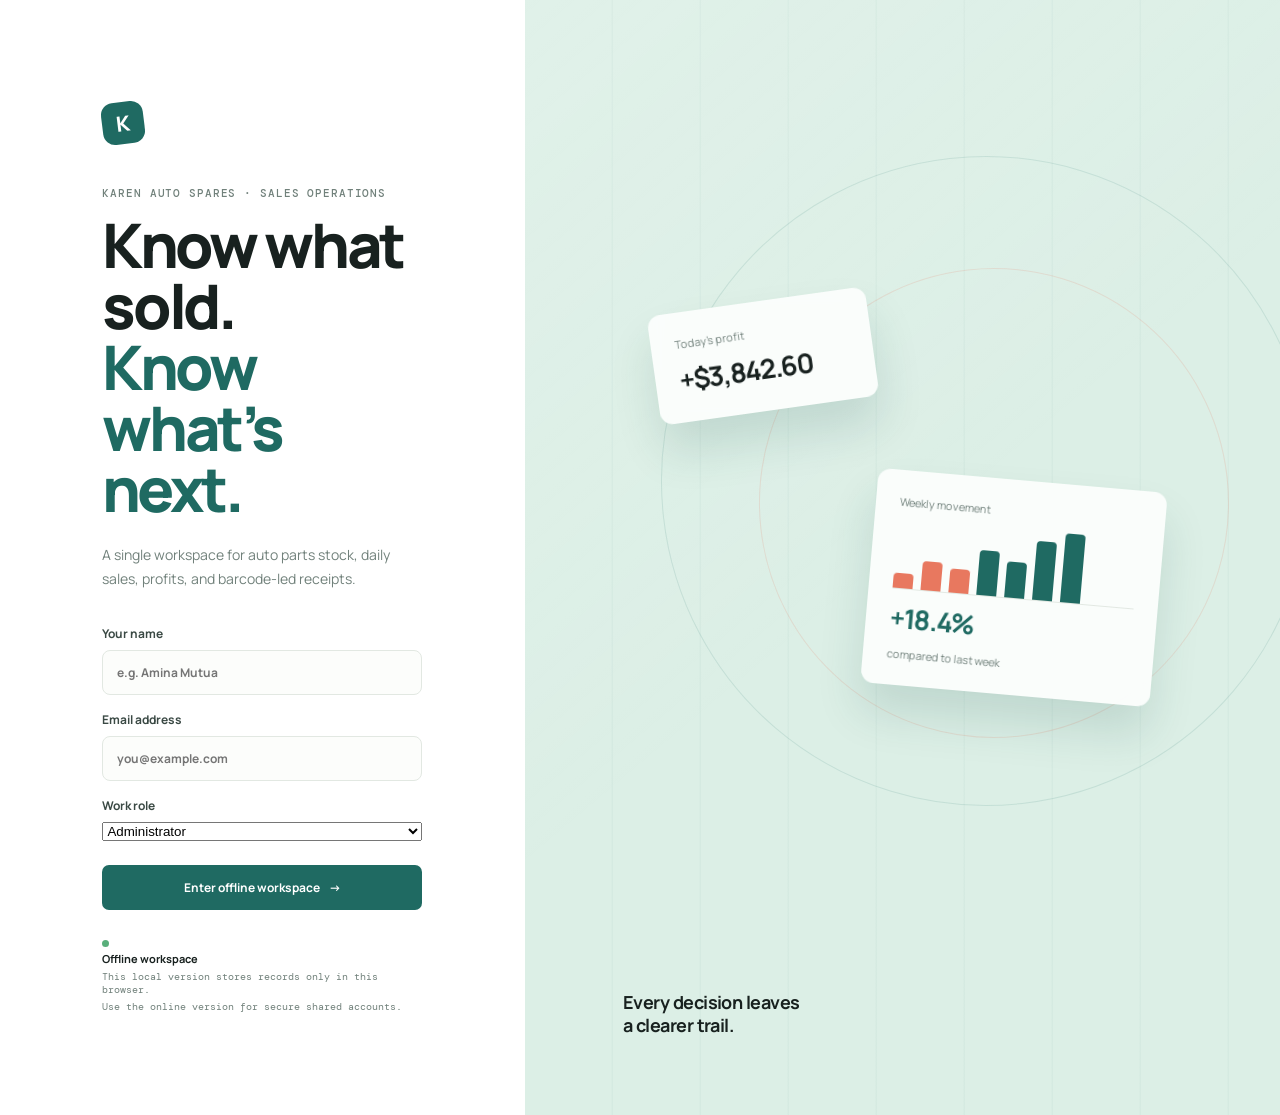
<file: index.html>
<!DOCTYPE html>
<html lang="en">
<head>
  <meta charset="UTF-8" />
  <meta name="viewport" content="width=device-width, initial-scale=1.0" />
  <title>Karen Auto Spares | Sales & Stock Control</title>
  <meta name="theme-color" content="#153f3b">
  <meta name="mobile-web-app-capable" content="yes">
  <meta name="apple-mobile-web-app-capable" content="yes">
  <meta name="apple-mobile-web-app-status-bar-style" content="black-translucent">
  <link rel="apple-touch-icon" href="karen-icon.svg">
  <link rel="preconnect" href="https://fonts.googleapis.com">
  <link rel="preconnect" href="https://fonts.gstatic.com" crossorigin>
  <link href="https://fonts.googleapis.com/css2?family=DM+Mono:wght@400;500&family=Manrope:wght@400;500;600;700;800&display=swap" rel="stylesheet">
  <link rel="stylesheet" href="styles.css" />
  <link rel="manifest" href="manifest.webmanifest" />
</head>
<body>
  <div id="login-screen" class="login-screen">
    <div class="login-panel">
      <div class="brand-mark">K</div>
      <p class="eyebrow">Karen Auto Spares · Sales operations</p>
      <h1>Know what sold.<br><em>Know what’s next.</em></h1>
      <p class="login-copy">A single workspace for auto parts stock, daily sales, profits, and barcode-led receipts.</p>
      <form id="login-form" class="login-form">
        <label>Your name<input id="login-name" type="text" placeholder="e.g. Amina Mutua" required /></label>
        <label>Email address<input id="login-email" type="email" placeholder="you@example.com" required /></label>
        <label>Work role<select id="login-role"><option value="admin">Administrator</option><option value="sales_agent">Sales agent</option></select></label>
        <button class="button button-primary button-wide" type="submit">Enter offline workspace <span>→</span></button>
      </form>
      <div class="demo-hint"><span class="status-dot"></span><strong>Offline workspace</strong><span>This local version stores records only in this browser.</span><span>Use the online version for secure shared accounts.</span></div>
    </div>
    <div class="login-art">
      <div class="art-orbit orbit-one"></div><div class="art-orbit orbit-two"></div>
      <div class="art-card card-back"><span>Today’s profit</span><strong>+$3,842.60</strong></div>
      <div class="art-card card-front"><span>Weekly movement</span><div class="mini-bars"><i></i><i></i><i></i><i></i><i></i><i></i><i></i></div><strong>+18.4%</strong><small>compared to last week</small></div>
      <p class="art-caption">Every decision leaves<br> a clearer trail.</p>
    </div>
  </div>

  <div id="app" class="app hidden">
    <aside class="sidebar">
      <div class="logo"><div class="brand-mark small">K</div><span>Karen Auto Spares</span></div>
      <div class="workspace-label">Workspace <span class="live-pill">Live</span></div>
      <nav class="main-nav" aria-label="Main navigation">
        <button class="nav-item active" data-view="overview"><span class="nav-icon">⌂</span>Overview</button>
        <button class="nav-item" data-view="sales"><span class="nav-icon">↗</span>Sales & receipts</button>
        <button class="nav-item" data-view="inventory"><span class="nav-icon">▦</span>Inventory</button>
        <button class="nav-item" data-view="purchasing"><span class="nav-icon">＋</span>Purchasing</button>
        <button class="nav-item" data-view="customers"><span class="nav-icon">◎</span>Customers</button>
        <button class="nav-item" data-view="prices"><span class="nav-icon">◇</span>Price watch</button>
      </nav>
      <div class="sidebar-bottom">
        <button class="nav-item" data-view="reports"><span class="nav-icon">▤</span>Reports</button>
        <button class="nav-item" data-view="returns"><span class="nav-icon">↩</span>Returns & warranty</button>
        <button class="nav-item" data-view="activity"><span class="nav-icon">◷</span>Activity log</button>
        <button class="nav-item" data-view="team"><span class="nav-icon">◎</span>Team access</button>
        <button class="nav-item" id="logout-button"><span class="nav-icon">↪</span>Sign out</button>
        <div class="profile-mini"><div class="avatar" id="profile-avatar">AM</div><div><strong id="profile-name">Amina M.</strong><span id="profile-role">Administrator</span></div><span class="more">•••</span></div>
      </div>
    </aside>

    <main class="main-content">
      <header class="topbar"><div><p class="date-line" id="today-line"></p><h2 id="page-title">Good morning</h2></div><div class="top-actions"><button class="button install-button hidden" id="install-button">Install app</button><button class="icon-button" title="Notifications">♢<span class="notification-dot"></span></button><button class="button button-primary" id="new-sale-button"><span>＋</span> Record sale</button></div></header>
      <section id="view-container"></section>
    </main>
  </div>

  <div id="toast" class="toast"></div>
  <div id="modal-root"></div>
  <script src="app.js"></script>
  <script>
    if ('serviceWorker' in navigator) navigator.serviceWorker.register('sw.js');
  </script>
</body>
</html>
</file>
<file: styles.css>
.low-stock-list { padding: 8px 23px 15px; }
.low-stock-row { display: grid; grid-template-columns: 35px 1fr auto; gap: 11px; align-items: center; padding: 13px 0; border-bottom: 1px solid #eef1ee; }
.low-stock-row:last-child { border-bottom: 0; }
.low-stock-row strong, .low-stock-row span { display: block; }
.low-stock-row strong { font-size: 11px; }
.low-stock-row span { color: var(--coral); font: 10px 'DM Mono', monospace; margin-top: 3px; }
.empty-state { color: var(--muted); font-size: 11px; padding: 10px 0; }
:root {
  --ink: #18211f;
  --muted: #71817b;
  --paper: #f7f8f4;
  --white: #ffffff;
  --line: #e2e8e2;
  --teal: #1f6a62;
  --teal-dark: #164e49;
  --mint: #dcefe6;
  --coral: #e8785f;
  --yellow: #f1c85b;
  --shadow: 0 18px 48px rgba(27, 54, 44, .07);
  font-family: 'Manrope', sans-serif;
  color: var(--ink);
  background: var(--paper);
}
.barcode-video { width: 100%; max-height: 190px; object-fit: cover; border-radius: 8px; background: #132d2a; }
:root {
  --ink: #18211f;
  --muted: #71817b;
  --paper: #f7f8f4;
  --white: #ffffff;
  --line: #e2e8e2;
  --teal: #1f6a62;
  --teal-dark: #164e49;
  --mint: #dcefe6;
  --coral: #e8785f;
  --yellow: #f1c85b;
  --shadow: 0 18px 48px rgba(27, 54, 44, .07);
  font-family: 'Manrope', sans-serif;
  color: var(--ink);
  background: var(--paper);
}
* { box-sizing: border-box; }
body { margin: 0; min-width: 320px; background: var(--paper); }
button, input { font: inherit; }
button { border: 0; cursor: pointer; }
.hidden { display: none !important; }
.login-screen { min-height: 100vh; display: grid; grid-template-columns: minmax(420px, .82fr) 1.18fr; background: #fff; }
.login-panel { padding: clamp(36px, 8vw, 118px) clamp(28px, 8vw, 128px); display: flex; flex-direction: column; justify-content: center; }
.brand-mark { width: 42px; height: 42px; display: grid; place-items: center; border-radius: 12px; background: var(--teal); color: #fff; font-weight: 800; font-size: 21px; transform: rotate(-7deg); }
.brand-mark.small { width: 32px; height: 32px; border-radius: 9px; font-size: 16px; }
.eyebrow, .workspace-label, .date-line, .section-kicker { font: 500 11px 'DM Mono', monospace; text-transform: uppercase; letter-spacing: .08em; color: var(--muted); }
.login-panel .eyebrow { margin: 42px 0 15px; }
h1 { font-size: clamp(38px, 4.8vw, 65px); line-height: .99; letter-spacing: -.055em; margin: 0; font-weight: 800; }
h1 em { color: var(--teal); font-style: normal; }
.login-copy { max-width: 390px; color: var(--muted); line-height: 1.7; margin: 24px 0 34px; font-size: 14px; }
.login-form { display: grid; gap: 16px; max-width: 360px; }
label { display: grid; gap: 8px; color: #3a4944; font-size: 12px; font-weight: 700; }
input { width: 100%; border: 1px solid var(--line); border-radius: 8px; padding: 13px 14px; color: var(--ink); background: #fcfdfb; outline: 0; transition: border-color .2s, box-shadow .2s; }
input:focus { border-color: var(--teal); box-shadow: 0 0 0 3px rgba(31, 106, 98, .12); }
.button { border-radius: 7px; padding: 12px 17px; font-weight: 700; font-size: 12px; display: inline-flex; justify-content: center; align-items: center; gap: 9px; transition: transform .2s, background .2s; }
.button:hover { transform: translateY(-1px); }
.button-primary { color: #fff; background: var(--teal); }
.button-primary:hover { background: var(--teal-dark); }
.button-wide { width: 100%; margin-top: 8px; padding: 14px; }
.demo-hint { display: grid; gap: 4px; margin-top: 30px; color: var(--muted); font-size: 10px; font-family: 'DM Mono', monospace; }
.demo-hint strong { color: var(--ink); font-family: Manrope, sans-serif; font-size: 11px; }.status-dot { width: 7px; height: 7px; background: #59af7b; border-radius: 50%; display: inline-block; margin-right: 2px; }
.login-art { overflow: hidden; position: relative; background: var(--mint); min-height: 100vh; }
.login-art::before { content: ''; position: absolute; inset: 0; background: linear-gradient(140deg, rgba(255,255,255,.12), transparent 50%), repeating-linear-gradient(90deg, transparent 0 86px, rgba(31,106,98,.035) 87px 88px); }
.art-orbit { border: 1px solid rgba(31,106,98,.12); border-radius: 50%; position: absolute; width: 650px; height: 650px; left: 18%; top: 14%; transform: rotate(-28deg); }.orbit-two { width: 470px; height: 470px; left: 31%; top: 24%; border-color: rgba(232,120,95,.17); }
.art-card { position: absolute; background: rgba(255,255,255,.84); backdrop-filter: blur(10px); box-shadow: 0 28px 45px rgba(22,78,73,.14); border-radius: 13px; padding: 24px; display: grid; gap: 10px; }.art-card span, .art-card small { color: var(--muted); font-size: 11px; }.art-card strong { font-size: 27px; letter-spacing: -.05em; }.card-back { left: 17%; top: 27%; width: 220px; transform: rotate(-8deg); }.card-front { width: 290px; right: 16%; top: 43%; transform: rotate(5deg); }.card-front strong { color: var(--teal); }.mini-bars { display: flex; align-items: end; gap: 8px; height: 70px; border-bottom: 1px solid var(--line); }.mini-bars i { display: block; width: 20px; border-radius: 4px 4px 0 0; background: var(--coral); }.mini-bars i:nth-child(1) { height: 22%; }.mini-bars i:nth-child(2) { height: 42%; }.mini-bars i:nth-child(3) { height: 35%; }.mini-bars i:nth-child(4) { height: 65%; background: var(--teal); }.mini-bars i:nth-child(5) { height: 52%; background: var(--teal); }.mini-bars i:nth-child(6) { height: 85%; background: var(--teal); }.mini-bars i:nth-child(7) { height: 100%; background: var(--teal); }.art-caption { position: absolute; bottom: 60px; left: 13%; font-size: 18px; line-height: 1.3; font-weight: 700; letter-spacing: -.03em; }
.app { display: flex; min-height: 100vh; }.sidebar { width: 235px; background: #153f3b; color: #eaf4ee; padding: 26px 17px 20px; display: flex; flex-direction: column; flex-shrink: 0; }.logo { display: flex; align-items: center; gap: 10px; font-size: 18px; font-weight: 800; letter-spacing: -.04em; padding: 0 10px 50px; }.logo .brand-mark { background: #b5ddc5; color: var(--teal-dark); }.workspace-label { color: #88aaa0; padding: 0 12px 12px; font-size: 9px; }.live-pill { color: #b9e7cc; border: 1px solid #497a6d; border-radius: 10px; padding: 3px 7px; margin-left: 5px; }.main-nav { display: grid; gap: 4px; }.nav-item { width: 100%; display: flex; align-items: center; gap: 12px; color: #9ab9b0; background: transparent; padding: 12px; text-align: left; border-radius: 7px; font-size: 12px; }.nav-item:hover, .nav-item.active { color: white; background: rgba(255,255,255,.1); }.nav-icon { width: 17px; text-align: center; font-size: 18px; font-weight: 400; }.sidebar-bottom { margin-top: auto; display: grid; gap: 5px; }.profile-mini { display: flex; align-items: center; gap: 9px; margin-top: 20px; border-top: 1px solid rgba(255,255,255,.12); padding: 19px 7px 0; }.avatar { width: 31px; height: 31px; display: grid; place-items: center; border-radius: 50%; background: var(--coral); color: white; font: 500 10px 'DM Mono', monospace; }.profile-mini strong, .profile-mini span { display: block; font-size: 10px; }.profile-mini #profile-role { color: #91b4aa; font-size: 9px; margin-top: 3px; }.profile-mini .more { margin-left: auto; color: #89aba2; letter-spacing: 2px; }
.main-content { flex: 1; padding: 35px clamp(22px, 5vw, 75px); max-width: 1500px; margin: auto; width: 100%; }.topbar { display: flex; justify-content: space-between; align-items: center; margin-bottom: 34px; }.date-line { margin: 0 0 9px; }.topbar h2 { font-size: 26px; letter-spacing: -.055em; margin: 0; }.top-actions { display: flex; align-items: center; gap: 20px; }.icon-button { position: relative; background: transparent; color: var(--muted); font-size: 25px; }.notification-dot { position: absolute; top: 5px; right: 1px; width: 6px; height: 6px; background: var(--coral); border: 1px solid var(--paper); border-radius: 50%; }
.overview-grid { display: grid; gap: 25px; }.metric-row { display: grid; grid-template-columns: repeat(4, 1fr); gap: 13px; }.metric { background: var(--white); border: 1px solid var(--line); border-radius: 9px; padding: 19px; min-height: 118px; }.metric-label { color: var(--muted); font-size: 11px; display: flex; justify-content: space-between; }.metric-value { display: block; font-size: 27px; letter-spacing: -.06em; margin: 15px 0 7px; }.metric-change { font: 500 10px 'DM Mono', monospace; color: var(--teal); }.metric-change.warn { color: var(--coral); }.dashboard-columns { display: grid; grid-template-columns: 1.32fr .88fr; gap: 22px; }.surface { background: var(--white); border: 1px solid var(--line); border-radius: 9px; }.surface-header { padding: 21px 23px; border-bottom: 1px solid var(--line); display: flex; justify-content: space-between; align-items: start; }.surface h3 { font-size: 15px; margin: 0; letter-spacing: -.03em; }.surface-sub { color: var(--muted); margin: 5px 0 0; font-size: 11px; }.text-button { color: var(--teal); background: transparent; font-size: 11px; font-weight: 700; }.chart-wrap { padding: 22px 22px 17px; }.chart { height: 190px; position: relative; border-bottom: 1px solid var(--line); background: repeating-linear-gradient(to bottom, transparent 0 46px, #edf1ee 47px 48px); }.chart svg { width: 100%; height: 100%; overflow: visible; }.chart-labels { display: flex; justify-content: space-between; padding-top: 12px; color: var(--muted); font: 10px 'DM Mono', monospace; }.sales-list { padding: 7px 23px 14px; }.sale-line { display: grid; grid-template-columns: 35px 1fr auto; align-items: center; gap: 11px; padding: 13px 0; border-bottom: 1px solid #eef1ee; }.sale-line:last-child { border: 0; }.product-icon, .product-image { width: 35px; height: 35px; border-radius: 8px; display: grid; place-items: center; background: var(--mint); color: var(--teal); font-size: 16px; }.product-image { object-fit: cover; }.product-cell { display: flex; align-items: center; gap: 10px; min-width: 180px; }.sale-line strong, .sale-line span { display: block; }.sale-line strong { font-size: 11px; }.sale-line span { color: var(--muted); font-size: 10px; margin-top: 3px; }.sale-amount { font: 500 11px 'DM Mono', monospace; }.progress-list { padding: 5px 23px 18px; }.progress-row { margin: 17px 0; }.progress-name { display: flex; justify-content: space-between; font-size: 11px; margin-bottom: 8px; }.progress-name span { color: var(--muted); font: 10px 'DM Mono', monospace; }.progress-track { background: #edf1ee; height: 5px; border-radius: 4px; }.progress-fill { background: var(--teal); height: 100%; border-radius: inherit; }.progress-fill.low { background: var(--coral); }.section-head { display: flex; justify-content: space-between; align-items: center; margin-bottom: 18px; }.section-head h3 { font-size: 18px; margin: 0; letter-spacing: -.04em; }.table-wrap { overflow-x: auto; }.data-table { width: 100%; border-collapse: collapse; text-align: left; }.data-table th { color: var(--muted); font: 10px 'DM Mono', monospace; text-transform: uppercase; letter-spacing: .04em; padding: 14px 18px; border-bottom: 1px solid var(--line); }.data-table td { padding: 15px 18px; font-size: 12px; border-bottom: 1px solid #eef1ee; }.data-table tr:last-child td { border-bottom: 0; }.stock-pill { display: inline-flex; align-items: center; gap: 5px; padding: 5px 8px; border-radius: 5px; background: var(--mint); color: var(--teal); font: 10px 'DM Mono', monospace; }.stock-pill.low { background: #fff0ea; color: #c25c46; }.stock-pill::before { content: ''; width: 5px; height: 5px; border-radius: 50%; background: currentColor; }.mono { font: 11px 'DM Mono', monospace; }.muted { color: var(--muted); }.price-grid, .team-grid { display: grid; grid-template-columns: repeat(3, 1fr); gap: 15px; }.price-card, .team-card { padding: 20px; }.price-card .price-head { display: flex; justify-content: space-between; }.price-card h4 { margin: 15px 0 4px; font-size: 14px; }.price-value { font-size: 25px; letter-spacing: -.06em; }.price-meta { color: var(--muted); font-size: 10px; margin-top: 7px; }.trend-up { color: var(--teal); }.trend-down { color: var(--coral); }.team-card { display: flex; align-items: center; gap: 12px; }.team-card .avatar { background: var(--yellow); color: #5b4a1b; }.team-card h4 { margin: 0; font-size: 12px; }.team-card p { color: var(--muted); font-size: 10px; margin: 4px 0 0; }
.toast { position: fixed; bottom: 25px; right: 25px; background: var(--ink); color: white; border-radius: 7px; padding: 13px 17px; font-size: 12px; opacity: 0; transform: translateY(12px); pointer-events: none; transition: .25s; }.toast.show { opacity: 1; transform: translateY(0); }.modal-backdrop { position: fixed; inset: 0; background: rgba(24,33,31,.4); display: grid; place-items: center; padding: 20px; z-index: 4; }.modal { width: min(480px, 100%); background: var(--paper); border-radius: 11px; box-shadow: 0 25px 70px rgba(0,0,0,.2); }.modal-header { display: flex; justify-content: space-between; padding: 22px 24px; border-bottom: 1px solid var(--line); }.modal-header h3 { margin: 0; font-size: 18px; }.close-button { background: transparent; color: var(--muted); font-size: 20px; }.modal-form { display: grid; gap: 16px; padding: 23px 24px 25px; }.form-grid { display: grid; grid-template-columns: 1fr 1fr; gap: 13px; }.modal-form select { border: 1px solid var(--line); border-radius: 8px; padding: 13px; background: #fff; }.receipt { padding: 25px; }.receipt-head { display: flex; justify-content: space-between; padding-bottom: 20px; border-bottom: 1px dashed #cfd8d1; }.receipt-head strong { font-size: 18px; }.receipt-row { display: flex; justify-content: space-between; padding: 11px 0; font-size: 12px; }.receipt-total { margin-top: 10px; padding-top: 16px; border-top: 1px solid var(--ink); font-weight: 800; font-size: 15px; }.permission-note { color: var(--muted); font-size: 11px; background: #eef6f0; padding: 12px; border-radius: 7px; }
.install-button { background: var(--mint); color: var(--teal); }
@media (max-width: 950px) { .login-screen { grid-template-columns: 1fr; }.login-art { display: none; }.metric-row { grid-template-columns: repeat(2, 1fr); }.dashboard-columns { grid-template-columns: 1fr; }.price-grid, .team-grid { grid-template-columns: repeat(2, 1fr); } }
@media (max-width: 680px) { .sidebar { width: 62px; padding: 20px 8px; }.logo { padding: 0 6px 40px; }.logo span, .workspace-label, .nav-item:not(.active)::after, .nav-item { font-size: 0; }.nav-item { justify-content: center; padding: 13px 5px; }.nav-icon { font-size: 19px; }.profile-mini { padding-left: 0; padding-right: 0; justify-content: center; }.profile-mini > div:not(.avatar), .profile-mini .more { display: none; }.main-content { padding: 25px 15px; }.topbar { align-items: flex-end; }.topbar h2 { font-size: 20px; }.top-actions { gap: 8px; }.top-actions .button { font-size: 0; padding: 11px 13px; }.top-actions .button span { font-size: 20px; }.metric-row { gap: 8px; }.metric { padding: 14px; min-height: 105px; }.metric-value { font-size: 21px; }.price-grid, .team-grid { grid-template-columns: 1fr; }.form-grid { grid-template-columns: 1fr; }.section-head { align-items: flex-start; gap: 10px; }.data-table th, .data-table td { padding: 12px 9px; }.data-table th:nth-child(4), .data-table td:nth-child(4) { display: none; } }
</file>
